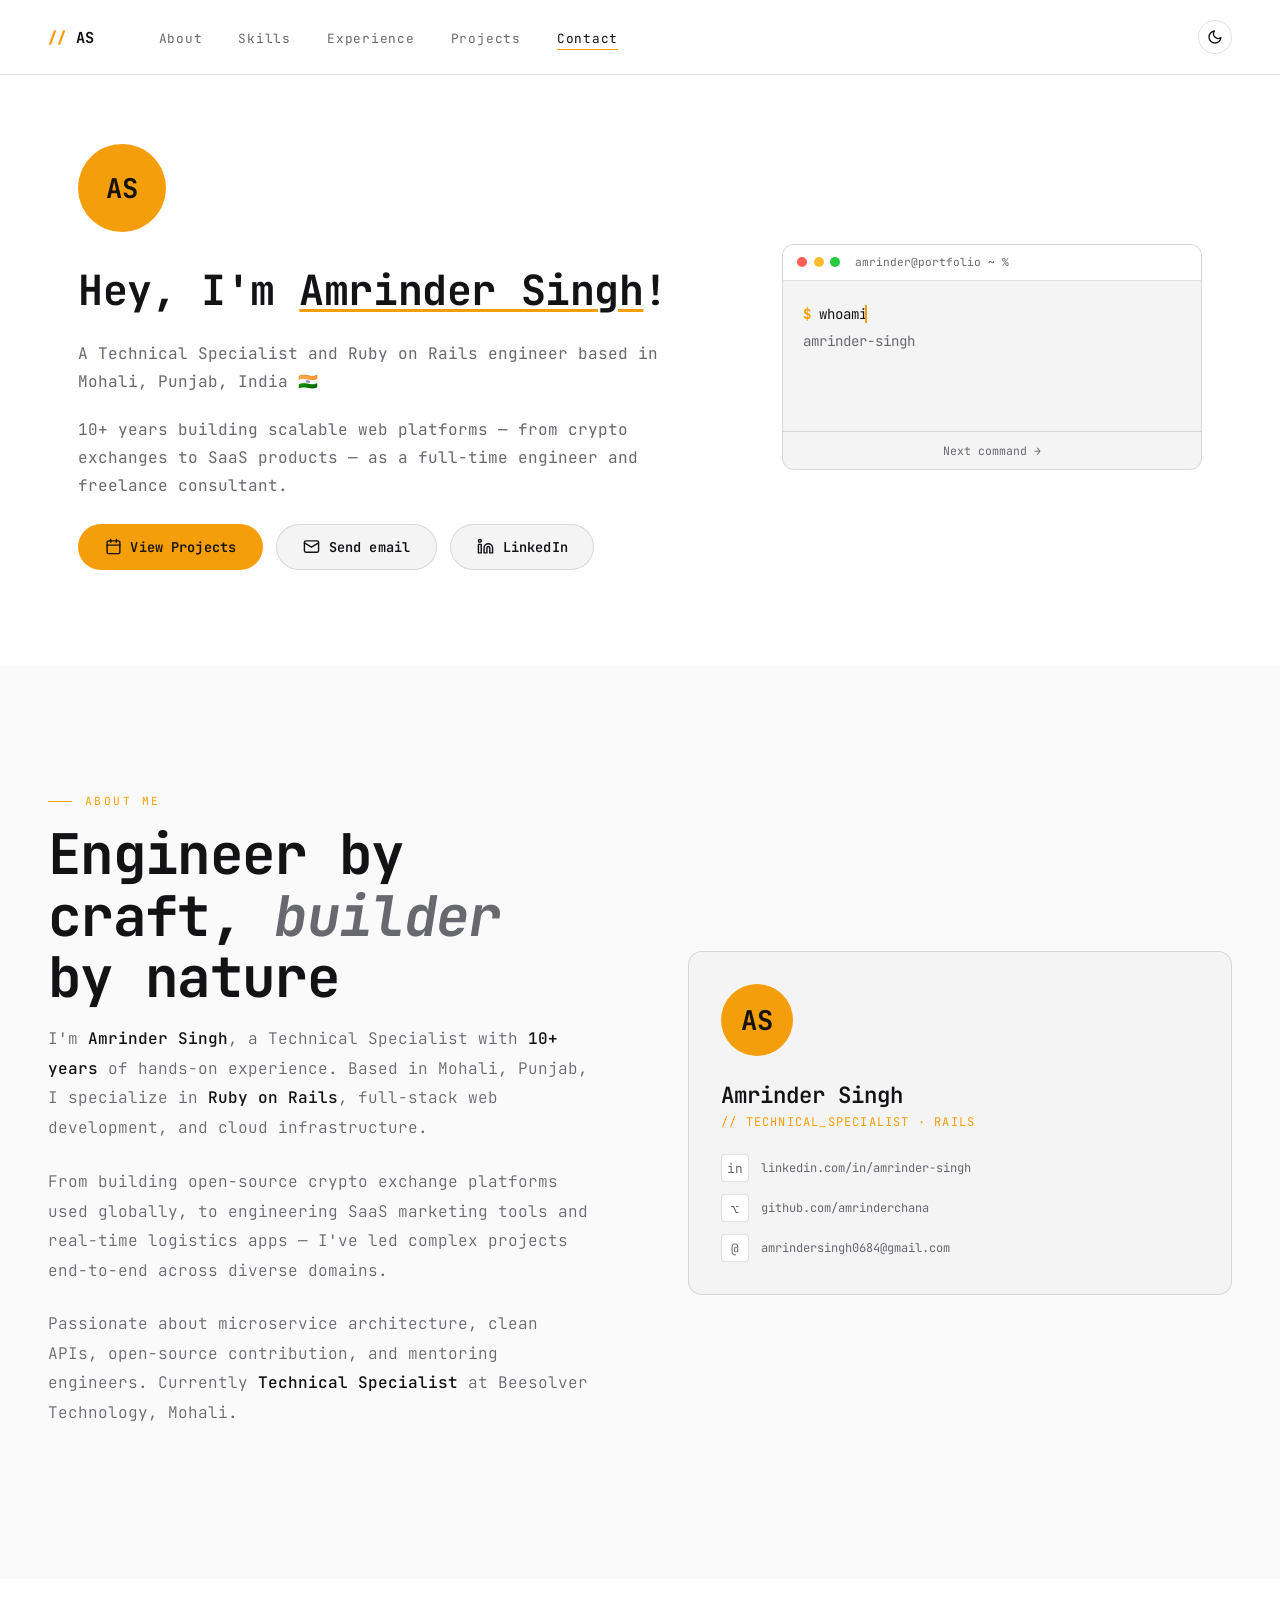
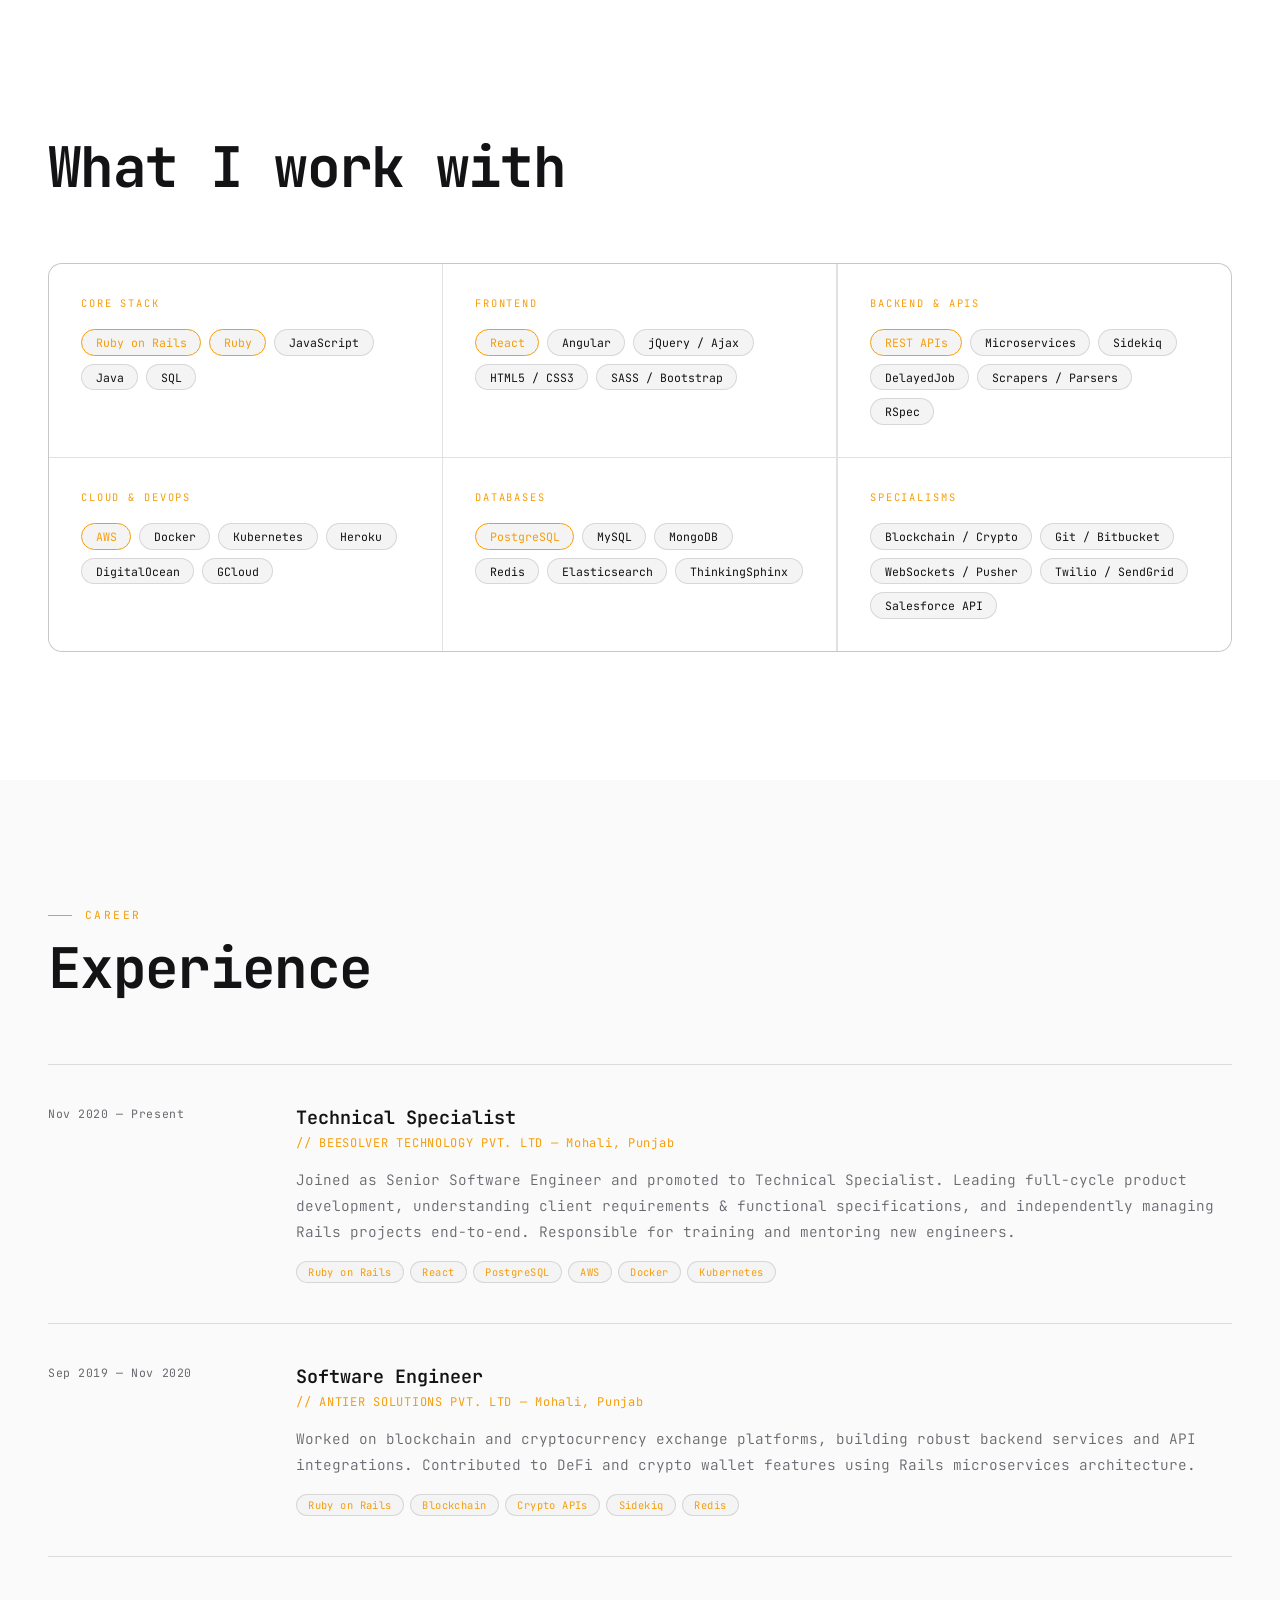
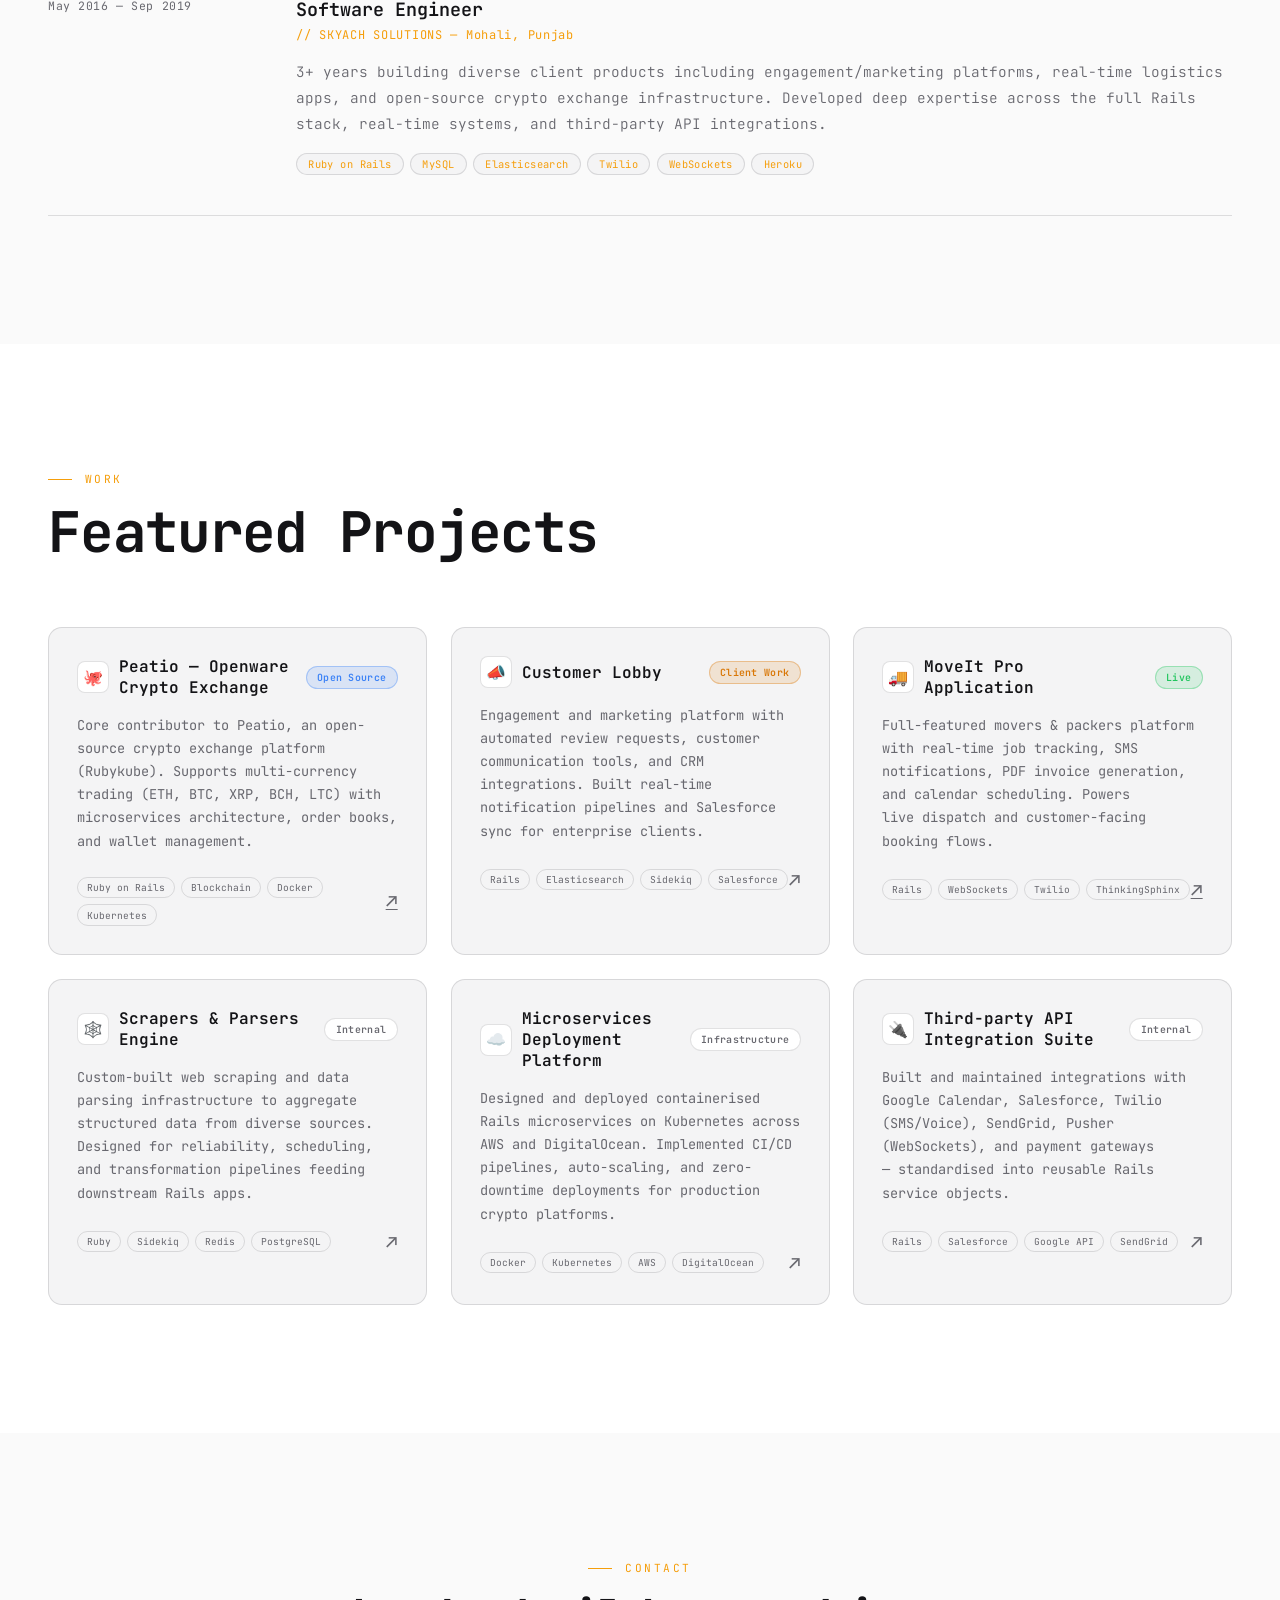
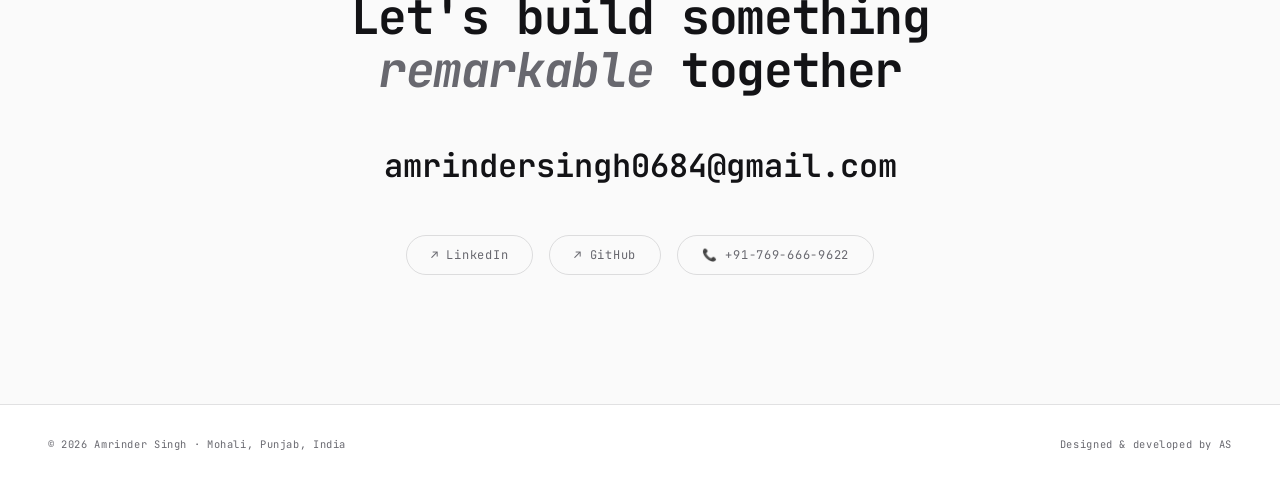
<file: index.html>
<!DOCTYPE html>
<html lang="en">
<head>
<meta charset="UTF-8" />
<meta name="viewport" content="width=device-width, initial-scale=1.0" />
<meta name="description" content="Amrinder Singh is a Technical Specialist and Ruby on Rails engineer from Mohali, specializing in scalable web platforms, cloud infrastructure, and full-stack development." />
<meta name="keywords" content="Ruby on Rails, Technical Specialist, full-stack developer, cloud infrastructure, SaaS, blockchain, crypto, web development, Mohali, India" />
<meta name="author" content="Amrinder Singh" />
<meta name="robots" content="index, follow" />
<link rel="canonical" href="https://amrinderchana.github.io/portfolio/" />
<meta property="og:title" content="Amrinder Singh — Technical Specialist (Ruby on Rails)" />
<meta property="og:description" content="A modern portfolio for Amrinder Singh, featuring scalable web platforms, Rails expertise, cloud infrastructure, and product-led engineering." />
<meta property="og:type" content="website" />
<meta property="og:url" content="https://amrinderchana.github.io/portfolio/" />
<meta property="og:image" content="https://amrinderchana.github.io/portfolio/og-image.png" />
<meta name="twitter:card" content="summary_large_image" />
<meta name="twitter:title" content="Amrinder Singh — Technical Specialist (Ruby on Rails)" />
<meta name="twitter:description" content="Technical Specialist & Ruby on Rails engineer focused on scalable applications, cloud-native infrastructure, and modern product dev." />
<meta name="twitter:image" content="https://amrinderchana.github.io/portfolio/favicon.jpg" />
<title>Amrinder Singh — Technical Specialist (Ruby on Rails)</title>
<script type="application/ld+json">
{
  "@context": "https://schema.org",
  "@type": "Person",
  "name": "Amrinder Singh",
  "jobTitle": "Technical Specialist",
  "worksFor": {
    "@type": "Organization",
    "name": "Beesolver Technology"
  },
  "address": {
    "@type": "PostalAddress",
    "addressLocality": "Mohali",
    "addressRegion": "Punjab",
    "addressCountry": "India"
  },
  "url": "https://amrinderchana.github.io/portfolio/",
  "sameAs": [
    "https://www.linkedin.com/in/amrinder-singh-a1b30616b",
    "https://github.com/amrinderchana"
  ],
  "knowsAbout": [
    "Ruby on Rails",
    "Full-Stack Development",
    "Cloud Infrastructure",
    "Blockchain",
    "Microservices"
  ]
}
</script>
<link rel="preconnect" href="https://fonts.googleapis.com" />
<link rel="preconnect" href="https://fonts.gstatic.com" crossorigin />
<link href="https://fonts.googleapis.com/css2?family=JetBrains+Mono:wght@300;400;500;600;700;800&display=swap" rel="stylesheet" />
<link rel="icon" href="favicon.jpg" type="image/jpeg" />
<script>
(function () {
  try {
    var saved = localStorage.getItem('theme');
    if (saved === 'light' || saved === 'dark') {
      document.documentElement.setAttribute('data-theme', saved);
    }
  } catch (e) {}
})();
</script>
<link rel="stylesheet" href="style.css?v=5" />
</head>
<body>

<!-- NAV -->
<nav>
  <div class="nav-logo"><span class="logo-slash">//</span> AS</div>
  <ul class="nav-links">
    <li><a href="#about">About</a></li>
    <li><a href="#skills">Skills</a></li>
    <li><a href="#experience">Experience</a></li>
    <li><a href="#projects">Projects</a></li>
    <li><a href="#contact">Contact</a></li>
  </ul>
  <div class="nav-right">
    <button type="button" class="theme-toggle" id="theme-toggle" aria-label="Toggle light and dark theme">
      <svg class="icon-sun" viewBox="0 0 24 24" fill="none" stroke="currentColor" stroke-width="2" stroke-linecap="round" stroke-linejoin="round"><circle cx="12" cy="12" r="4"/><path d="M12 2v2M12 20v2M4.93 4.93l1.41 1.41M17.66 17.66l1.41 1.41M2 12h2M20 12h2M6.34 17.66l-1.41 1.41M19.07 4.93l-1.41 1.41"/></svg>
      <svg class="icon-moon" viewBox="0 0 24 24" fill="none" stroke="currentColor" stroke-width="2" stroke-linecap="round" stroke-linejoin="round"><path d="M21 12.79A9 9 0 1 1 11.21 3 7 7 0 0 0 21 12.79Z"/></svg>
    </button>
  </div>
</nav>

<!-- HERO -->
<section id="hero">
  <div class="hero-content">
    <div class="hero-avatar reveal" aria-hidden="true">AS</div>
    <h1 class="hero-greeting reveal">Hey, I'm <span class="hero-name-underline">Amrinder Singh</span>!</h1>
    <p class="hero-sub reveal">A Technical Specialist and Ruby on Rails engineer based in Mohali, Punjab, India 🇮🇳</p>
    <p class="hero-sub reveal">8+ years building scalable web platforms — from crypto exchanges to SaaS products — as a full-time engineer and freelance consultant.</p>
    <div class="hero-btns reveal">
      <a href="#projects" class="btn-primary">
        <svg viewBox="0 0 24 24" fill="none" stroke="currentColor" stroke-width="2" stroke-linecap="round" stroke-linejoin="round"><rect x="3" y="4" width="18" height="18" rx="2"/><path d="M3 10h18M8 2v4M16 2v4"/></svg>
        View Projects
      </a>
      <a href="mailto:amrindersingh0684@gmail.com" class="btn-ghost">
        <svg viewBox="0 0 24 24" fill="none" stroke="currentColor" stroke-width="2" stroke-linecap="round" stroke-linejoin="round"><rect x="2" y="4" width="20" height="16" rx="2"/><path d="m22 7-10 6L2 7"/></svg>
        Send email
      </a>
      <a href="https://www.linkedin.com/in/amrinder-singh-a1b30616b" target="_blank" class="btn-ghost">
        <svg viewBox="0 0 24 24" fill="none" stroke="currentColor" stroke-width="2" stroke-linecap="round" stroke-linejoin="round"><path d="M16 8a6 6 0 0 1 6 6v7h-4v-7a2 2 0 0 0-2-2 2 2 0 0 0-2 2v7h-4v-7a6 6 0 0 1 6-6Z"/><rect x="2" y="9" width="4" height="12"/><circle cx="4" cy="4" r="2"/></svg>
        LinkedIn
      </a>
    </div>
  </div>

  <div class="hero-terminal reveal" aria-hidden="true">
    <div class="terminal-bar">
      <span class="dot dot-red"></span>
      <span class="dot dot-yellow"></span>
      <span class="dot dot-green"></span>
      <span class="terminal-title">amrinder@portfolio ~ %</span>
    </div>
    <div class="terminal-body">
      <div class="terminal-cmd active">
        <div class="line"><span class="prompt">$</span><span class="type" style="--chars:6">whoami</span></div>
        <div class="out">amrinder-singh</div>
      </div>
      <div class="terminal-cmd">
        <div class="line"><span class="prompt">$</span><span class="type" style="--chars:12">cat role.txt</span></div>
        <div class="out">Technical Specialist · Ruby on Rails</div>
      </div>
      <div class="terminal-cmd">
        <div class="line"><span class="prompt">$</span><span class="type" style="--chars:10">ls skills/</span></div>
        <div class="out">rails&nbsp;&nbsp;react&nbsp;&nbsp;postgres&nbsp;&nbsp;aws&nbsp;&nbsp;docker&nbsp;&nbsp;k8s</div>
      </div>
      <div class="terminal-cmd">
        <div class="line"><span class="prompt">$</span><span class="type" style="--chars:14">cat status.txt</span></div>
        <div class="out">open to freelance &amp; consulting work</div>
      </div>
    </div>
    <button type="button" class="terminal-next" id="terminal-next" tabindex="-1">Next command →</button>
  </div>
</section>

<!-- ABOUT -->
<section id="about">
  <div class="about-grid">
    <div class="about-text">
      <div class="section-tag reveal">About me</div>
      <h2 class="section-title reveal">Engineer by craft, <em style="font-style:italic;color:var(--muted)">builder</em> by nature</h2>
      <p class="reveal">I'm <strong>Amrinder Singh</strong>, a Technical Specialist with <strong>8+ years</strong> of hands-on experience. Based in Mohali, Punjab, I specialize in <strong>Ruby on Rails</strong>, full-stack web development, and cloud infrastructure.</p>
      <p class="reveal">From building open-source crypto exchange platforms used globally, to engineering SaaS marketing tools and real-time logistics apps — I've led complex projects end-to-end across diverse domains.</p>
      <p class="reveal">Passionate about microservice architecture, clean APIs, open-source contribution, and mentoring engineers. Currently <strong>Technical Specialist</strong> at Beesolver Technology, Mohali.</p>
    </div>
    <div class="about-visual">
      <div class="about-card reveal">
        <div class="about-card-inner">
          <div class="about-avatar">AS</div>
          <h3>Amrinder Singh</h3>
          <div class="role">// TECHNICAL_SPECIALIST · RAILS</div>
          <div class="about-links">
            <a href="https://www.linkedin.com/in/amrinder-singh-a1b30616b" target="_blank" class="about-link">
              <div class="about-link-icon">in</div>
              linkedin.com/in/amrinder-singh
            </a>
            <a href="https://github.com/amrinderchana" target="_blank" class="about-link">
              <div class="about-link-icon">⌥</div>
              github.com/amrinderchana
            </a>
            <a href="mailto:amrindersingh0684@gmail.com" class="about-link">
              <div class="about-link-icon">@</div>
              amrindersingh0684@gmail.com
            </a>
          </div>
        </div>
      </div>
    </div>
  </div>
</section>

<!-- SKILLS -->
<section id="skills">
  <div class="skills-wrap">
    <div class="section-tag reveal">Technical skills</div>
    <h2 class="section-title reveal">What I work with</h2>
    <div class="skills-grid">
      <div class="skill-group reveal">
        <div class="skill-group-label">Core Stack</div>
        <div class="skill-tags">
          <span class="skill-tag accent">Ruby on Rails</span>
          <span class="skill-tag accent">Ruby</span>
          <span class="skill-tag">JavaScript</span>
          <span class="skill-tag">Java</span>
          <span class="skill-tag">SQL</span>
        </div>
      </div>
      <div class="skill-group reveal">
        <div class="skill-group-label">Frontend</div>
        <div class="skill-tags">
          <span class="skill-tag accent">React</span>
          <span class="skill-tag">Angular</span>
          <span class="skill-tag">jQuery / Ajax</span>
          <span class="skill-tag">HTML5 / CSS3</span>
          <span class="skill-tag">SASS / Bootstrap</span>
        </div>
      </div>
      <div class="skill-group reveal">
        <div class="skill-group-label">Backend & APIs</div>
        <div class="skill-tags">
          <span class="skill-tag accent">REST APIs</span>
          <span class="skill-tag">Microservices</span>
          <span class="skill-tag">Sidekiq</span>
          <span class="skill-tag">DelayedJob</span>
          <span class="skill-tag">Scrapers / Parsers</span>
          <span class="skill-tag">RSpec</span>
        </div>
      </div>
      <div class="skill-group reveal">
        <div class="skill-group-label">Cloud & DevOps</div>
        <div class="skill-tags">
          <span class="skill-tag accent">AWS</span>
          <span class="skill-tag">Docker</span>
          <span class="skill-tag">Kubernetes</span>
          <span class="skill-tag">Heroku</span>
          <span class="skill-tag">DigitalOcean</span>
          <span class="skill-tag">GCloud</span>
        </div>
      </div>
      <div class="skill-group reveal">
        <div class="skill-group-label">Databases</div>
        <div class="skill-tags">
          <span class="skill-tag accent">PostgreSQL</span>
          <span class="skill-tag">MySQL</span>
          <span class="skill-tag">MongoDB</span>
          <span class="skill-tag">Redis</span>
          <span class="skill-tag">Elasticsearch</span>
          <span class="skill-tag">ThinkingSphinx</span>
        </div>
      </div>
      <div class="skill-group reveal">
        <div class="skill-group-label">Specialisms</div>
        <div class="skill-tags">
          <span class="skill-tag">Blockchain / Crypto</span>
          <span class="skill-tag">Git / Bitbucket</span>
          <span class="skill-tag">WebSockets / Pusher</span>
          <span class="skill-tag">Twilio / SendGrid</span>
          <span class="skill-tag">Salesforce API</span>
        </div>
      </div>
    </div>
  </div>
</section>

<!-- EXPERIENCE -->
<section id="experience">
  <div class="exp-wrap">
    <div class="section-tag reveal">Career</div>
    <h2 class="section-title reveal">Experience</h2>
    <div class="exp-list">
      <div class="exp-item reveal">
        <div class="exp-meta">
          <div class="exp-period">Nov 2020 — Present</div>
        </div>
        <div class="exp-body">
          <div class="exp-role">Technical Specialist</div>
          <div class="exp-company">// BEESOLVER TECHNOLOGY PVT. LTD — Mohali, Punjab</div>
          <p class="exp-desc">Joined as Senior Software Engineer and promoted to Technical Specialist. Leading full-cycle product development, understanding client requirements & functional specifications, and independently managing Rails projects end-to-end. Responsible for training and mentoring new engineers.</p>
          <div class="exp-techs">
            <span class="exp-tech">Ruby on Rails</span>
            <span class="exp-tech">React</span>
            <span class="exp-tech">PostgreSQL</span>
            <span class="exp-tech">AWS</span>
            <span class="exp-tech">Docker</span>
            <span class="exp-tech">Kubernetes</span>
          </div>
        </div>
      </div>
      <div class="exp-item reveal">
        <div class="exp-meta">
          <div class="exp-period">Sep 2019 — Nov 2020</div>
        </div>
        <div class="exp-body">
          <div class="exp-role">Software Engineer</div>
          <div class="exp-company">// ANTIER SOLUTIONS PVT. LTD — Mohali, Punjab</div>
          <p class="exp-desc">Worked on blockchain and cryptocurrency exchange platforms, building robust backend services and API integrations. Contributed to DeFi and crypto wallet features using Rails microservices architecture.</p>
          <div class="exp-techs">
            <span class="exp-tech">Ruby on Rails</span>
            <span class="exp-tech">Blockchain</span>
            <span class="exp-tech">Crypto APIs</span>
            <span class="exp-tech">Sidekiq</span>
            <span class="exp-tech">Redis</span>
          </div>
        </div>
      </div>
      <div class="exp-item reveal">
        <div class="exp-meta">
          <div class="exp-period">May 2016 — Sep 2019</div>
        </div>
        <div class="exp-body">
          <div class="exp-role">Software Engineer</div>
          <div class="exp-company">// SKYACH SOLUTIONS — Mohali, Punjab</div>
          <p class="exp-desc">3+ years building diverse client products including engagement/marketing platforms, real-time logistics apps, and open-source crypto exchange infrastructure. Developed deep expertise across the full Rails stack, real-time systems, and third-party API integrations.</p>
          <div class="exp-techs">
            <span class="exp-tech">Ruby on Rails</span>
            <span class="exp-tech">MySQL</span>
            <span class="exp-tech">Elasticsearch</span>
            <span class="exp-tech">Twilio</span>
            <span class="exp-tech">WebSockets</span>
            <span class="exp-tech">Heroku</span>
          </div>
        </div>
      </div>
    </div>
  </div>
</section>

<!-- PROJECTS -->
<section id="projects">
  <div class="projects-wrap">
    <div class="section-tag reveal">Work</div>
    <h2 class="section-title reveal">Featured Projects</h2>
    <div class="projects-grid">
      <div class="project-card reveal">
        <div class="project-head">
          <span class="project-icon">🐙</span>
          <span class="project-title">Peatio — Openware Crypto Exchange</span>
          <span class="status-pill status-blue">Open Source</span>
        </div>
        <p class="project-desc">Core contributor to Peatio, an open-source crypto exchange platform (Rubykube). Supports multi-currency trading (ETH, BTC, XRP, BCH, LTC) with microservices architecture, order books, and wallet management.</p>
        <div class="project-footer">
          <div class="project-tags">
            <span class="project-tag">Ruby on Rails</span>
            <span class="project-tag">Blockchain</span>
            <span class="project-tag">Docker</span>
            <span class="project-tag">Kubernetes</span>
          </div>
          <a href="https://github.com/openware/peatio" target="_blank" class="project-arrow">↗</a>
        </div>
      </div>
      <div class="project-card reveal">
        <div class="project-head">
          <span class="project-icon">📣</span>
          <span class="project-title">Customer Lobby</span>
          <span class="status-pill status-amber">Client Work</span>
        </div>
        <p class="project-desc">Engagement and marketing platform with automated review requests, customer communication tools, and CRM integrations. Built real-time notification pipelines and Salesforce sync for enterprise clients.</p>
        <div class="project-footer">
          <div class="project-tags">
            <span class="project-tag">Rails</span>
            <span class="project-tag">Elasticsearch</span>
            <span class="project-tag">Sidekiq</span>
            <span class="project-tag">Salesforce</span>
          </div>
          <span class="project-arrow">↗</span>
        </div>
      </div>
      <div class="project-card reveal">
        <div class="project-head">
          <span class="project-icon">🚚</span>
          <span class="project-title">MoveIt Pro Application</span>
          <span class="status-pill status-green">Live</span>
        </div>
        <p class="project-desc">Full-featured movers & packers platform with real-time job tracking, SMS notifications, PDF invoice generation, and calendar scheduling. Powers live dispatch and customer-facing booking flows.</p>
        <div class="project-footer">
          <div class="project-tags">
            <span class="project-tag">Rails</span>
            <span class="project-tag">WebSockets</span>
            <span class="project-tag">Twilio</span>
            <span class="project-tag">ThinkingSphinx</span>
          </div>
          <a href="http://jjmetro.moveitpro.com/" target="_blank" class="project-arrow">↗</a>
        </div>
      </div>
      <div class="project-card reveal">
        <div class="project-head">
          <span class="project-icon">🕸️</span>
          <span class="project-title">Scrapers & Parsers Engine</span>
          <span class="status-pill status-gray">Internal</span>
        </div>
        <p class="project-desc">Custom-built web scraping and data parsing infrastructure to aggregate structured data from diverse sources. Designed for reliability, scheduling, and transformation pipelines feeding downstream Rails apps.</p>
        <div class="project-footer">
          <div class="project-tags">
            <span class="project-tag">Ruby</span>
            <span class="project-tag">Sidekiq</span>
            <span class="project-tag">Redis</span>
            <span class="project-tag">PostgreSQL</span>
          </div>
          <span class="project-arrow">↗</span>
        </div>
      </div>
      <div class="project-card reveal">
        <div class="project-head">
          <span class="project-icon">☁️</span>
          <span class="project-title">Microservices Deployment Platform</span>
          <span class="status-pill status-gray">Infrastructure</span>
        </div>
        <p class="project-desc">Designed and deployed containerised Rails microservices on Kubernetes across AWS and DigitalOcean. Implemented CI/CD pipelines, auto-scaling, and zero-downtime deployments for production crypto platforms.</p>
        <div class="project-footer">
          <div class="project-tags">
            <span class="project-tag">Docker</span>
            <span class="project-tag">Kubernetes</span>
            <span class="project-tag">AWS</span>
            <span class="project-tag">DigitalOcean</span>
          </div>
          <span class="project-arrow">↗</span>
        </div>
      </div>
      <div class="project-card reveal">
        <div class="project-head">
          <span class="project-icon">🔌</span>
          <span class="project-title">Third-party API Integration Suite</span>
          <span class="status-pill status-gray">Internal</span>
        </div>
        <p class="project-desc">Built and maintained integrations with Google Calendar, Salesforce, Twilio (SMS/Voice), SendGrid, Pusher (WebSockets), and payment gateways — standardised into reusable Rails service objects.</p>
        <div class="project-footer">
          <div class="project-tags">
            <span class="project-tag">Rails</span>
            <span class="project-tag">Salesforce</span>
            <span class="project-tag">Google API</span>
            <span class="project-tag">SendGrid</span>
          </div>
          <span class="project-arrow">↗</span>
        </div>
      </div>
    </div>
  </div>
</section>

<!-- CONTACT -->
<section id="contact">
  <div class="contact-wrap">
    <div class="section-tag reveal" style="justify-content:center">Contact</div>
    <h2 class="section-title reveal" style="font-size:clamp(2rem,5vw,3rem)">Let's build something<br><em style="font-style:italic;color:var(--muted)">remarkable</em> together</h2>
    <a href="mailto:amrindersingh0684@gmail.com" class="contact-email reveal">amrindersingh0684@gmail.com</a>
    <div class="contact-socials reveal">
      <a href="https://www.linkedin.com/in/amrinder-singh-a1b30616b" target="_blank" class="social-btn">↗ LinkedIn</a>
      <a href="https://github.com/amrinderchana" target="_blank" class="social-btn">↗ GitHub</a>
      <a href="tel:+917696669622" class="social-btn">📞 +91-769-666-9622</a>
    </div>
  </div>
</section>

<footer>
  <p>© 2026 Amrinder Singh · Mohali, Punjab, India</p>
  <p>Designed & developed by AS</p>
</footer>

<script src="main.js?v=5"></script>
</body>
</html>
</file>
<file: style.css>
/* ─── THEME TOKENS ──────────────────────────────────────────────────────── */
:root {
  --bg: #ffffff;
  --bg-2: #fafafa;
  --surface: #f4f4f5;
  --border: rgba(15, 15, 20, 0.12);
  --border-strong: rgba(15, 15, 20, 0.22);
  --text: #131316;
  --muted: #68686f;
  --accent: #f59e0b;
  --accent-contrast: #16130a;

  --font-display: 'JetBrains Mono', monospace;
  --font-mono: 'JetBrains Mono', monospace;

  --ease: cubic-bezier(0.16, 1, 0.3, 1);
  --dur-fast: 0.18s;
  --dur: 0.4s;
  --dur-slow: 0.7s;

  color-scheme: light;
}

@media (prefers-color-scheme: dark) {
  :root:not([data-theme="light"]) {
    --bg: #0a0b0f;
    --bg-2: #0e0f14;
    --surface: #15161c;
    --border: rgba(255, 255, 255, 0.11);
    --border-strong: rgba(255, 255, 255, 0.2);
    --text: #f2f2f4;
    --muted: #8b8b92;
    --accent: #fbbf24;
    --accent-contrast: #16130a;
    color-scheme: dark;
  }
}

:root[data-theme="dark"] {
  --bg: #0a0b0f;
  --bg-2: #0e0f14;
  --surface: #15161c;
  --border: rgba(255, 255, 255, 0.11);
  --border-strong: rgba(255, 255, 255, 0.2);
  --text: #f2f2f4;
  --muted: #8b8b92;
  --accent: #fbbf24;
  --accent-contrast: #16130a;
  color-scheme: dark;
}

:root[data-theme="light"] {
  --bg: #ffffff;
  --bg-2: #fafafa;
  --surface: #f4f4f5;
  --border: rgba(15, 15, 20, 0.12);
  --border-strong: rgba(15, 15, 20, 0.22);
  --text: #131316;
  --muted: #68686f;
  --accent: #f59e0b;
  --accent-contrast: #16130a;
  color-scheme: light;
}

*, *::before, *::after { margin: 0; padding: 0; box-sizing: border-box; }

html { scroll-behavior: smooth; }

body {
  background: var(--bg);
  color: var(--text);
  font-family: var(--font-display);
  overflow-x: hidden;
  transition: background-color var(--dur) var(--ease), color var(--dur) var(--ease);
}

a { color: inherit; }

::selection { background: var(--accent); color: var(--accent-contrast); }

/* ─── NAV ────────────────────────────────────────────────────────────────── */
nav {
  position: fixed;
  top: 0; left: 0; right: 0;
  z-index: 100;
  display: flex;
  justify-content: space-between;
  align-items: center;
  gap: 1.5rem;
  padding: 1.25rem 3rem;
  background: color-mix(in oklab, var(--bg) 82%, transparent);
  backdrop-filter: blur(10px);
  border-bottom: 1px solid var(--border);
  transition: background-color var(--dur) var(--ease), border-color var(--dur) var(--ease);
}
.nav-logo {
  font-family: var(--font-mono);
  font-size: 0.95rem;
  font-weight: 700;
  color: var(--text);
  letter-spacing: 0.02em;
}
.logo-slash { color: var(--accent); font-weight: 800; }
.nav-links {
  display: flex;
  gap: 2.25rem;
  list-style: none;
  margin-right: auto;
  margin-left: 2.5rem;
}
.nav-links a {
  position: relative;
  font-size: 0.8rem;
  font-family: var(--font-mono);
  color: var(--muted);
  text-decoration: none;
  letter-spacing: 0.06em;
  padding-bottom: 0.2rem;
  transition: color var(--dur-fast) var(--ease);
}
.nav-links a::after {
  content: '';
  position: absolute;
  left: 0; bottom: 0;
  width: 100%; height: 1px;
  background: var(--accent);
  transform: scaleX(0);
  transform-origin: left;
  transition: transform var(--dur) var(--ease);
}
.nav-links a:hover { color: var(--text); }
.nav-links a:hover::after,
.nav-links a.active::after { transform: scaleX(1); }
.nav-links a.active { color: var(--text); }

.nav-right { display: flex; align-items: center; gap: 1rem; }

.theme-toggle {
  display: flex;
  align-items: center;
  justify-content: center;
  width: 34px; height: 34px;
  border: 1px solid var(--border);
  border-radius: 50%;
  background: transparent;
  color: var(--text);
  cursor: pointer;
  transition: border-color var(--dur-fast) var(--ease), transform var(--dur-fast) var(--ease);
}
.theme-toggle:hover { border-color: var(--accent); transform: translateY(-1px); }
.theme-toggle:active { transform: translateY(0) scale(0.94); }
.theme-toggle svg { width: 16px; height: 16px; display: block; }
.theme-toggle .icon-sun { display: none; }
:root[data-theme="dark"] .theme-toggle .icon-moon { display: none; }
:root[data-theme="dark"] .theme-toggle .icon-sun { display: block; }
@media (prefers-color-scheme: dark) {
  :root:not([data-theme="light"]) .theme-toggle .icon-moon { display: none; }
  :root:not([data-theme="light"]) .theme-toggle .icon-sun { display: block; }
}

/* ─── HERO ───────────────────────────────────────────────────────────────── */
#hero {
  position: relative;
  padding: 9rem 3rem 6rem;
  display: flex;
  align-items: center;
  justify-content: center;
  gap: 4rem;
  flex-wrap: wrap;
}
.hero-content {
  position: relative;
  width: 100%;
  max-width: 640px;
}
.hero-avatar {
  width: 88px;
  height: 88px;
  border-radius: 50%;
  background: var(--accent);
  color: var(--accent-contrast);
  display: flex;
  align-items: center;
  justify-content: center;
  font-size: 1.7rem;
  font-weight: 700;
  margin-bottom: 2rem;
}
.hero-greeting {
  font-size: clamp(1.9rem, 4.2vw, 2.6rem);
  font-weight: 700;
  line-height: 1.25;
  letter-spacing: -0.01em;
  margin-bottom: 1.5rem;
}
.hero-name-underline {
  text-decoration: underline;
  text-decoration-color: var(--accent);
  text-decoration-thickness: 3px;
  text-underline-offset: 4px;
}
.hero-sub {
  font-size: 1rem;
  color: var(--muted);
  font-weight: 400;
  line-height: 1.75;
  margin-bottom: 1.25rem;
  text-wrap: pretty;
}
.hero-btns { display: flex; flex-wrap: wrap; gap: 0.85rem; margin-top: 1.5rem; }
.btn-primary,
.btn-ghost {
  display: inline-flex;
  align-items: center;
  gap: 0.55rem;
  padding: 0.8rem 1.6rem;
  font-family: var(--font-mono);
  font-size: 0.85rem;
  font-weight: 600;
  text-decoration: none;
  border-radius: 999px;
  letter-spacing: 0.01em;
  border: 1px solid transparent;
  transition: transform var(--dur-fast) var(--ease), opacity var(--dur-fast) var(--ease), border-color var(--dur-fast) var(--ease);
}
.btn-primary svg,
.btn-ghost svg { width: 17px; height: 17px; flex-shrink: 0; }
.btn-primary {
  background: var(--accent);
  color: var(--accent-contrast);
}
.btn-primary:hover { transform: translateY(-2px); opacity: 0.92; }
.btn-primary:active { transform: translateY(0); }
.btn-ghost {
  background: var(--surface);
  color: var(--text);
  border-color: var(--border);
}
.btn-ghost:hover { border-color: var(--accent); transform: translateY(-2px); }
.btn-ghost:active { transform: translateY(0); }

/* ─── HERO TERMINAL (interactive, CSS-driven typewriter) ───────────────────── */
.hero-terminal {
  width: 420px;
  max-width: 100%;
  flex-shrink: 0;
  background: var(--surface);
  border: 1px solid var(--border);
  border-radius: 12px;
  overflow: hidden;
}
.terminal-bar {
  display: flex;
  align-items: center;
  gap: 0.4rem;
  padding: 0.65rem 0.9rem;
  background: var(--bg);
  border-bottom: 1px solid var(--border);
}
.dot { width: 10px; height: 10px; border-radius: 50%; }
.dot-red { background: #ff5f56; }
.dot-yellow { background: #ffbd2e; }
.dot-green { background: #27c93f; }
.terminal-title {
  margin-left: 0.5rem;
  font-family: var(--font-mono);
  font-size: 0.7rem;
  color: var(--muted);
}
.terminal-body {
  padding: 1.5rem 1.25rem;
  min-height: 150px;
  font-family: var(--font-mono);
  font-size: 0.88rem;
}
.terminal-cmd { display: none; }
.terminal-cmd.active { display: block; }
.terminal-cmd .line {
  color: var(--text);
  margin-bottom: 0.6rem;
  white-space: nowrap;
}
.terminal-cmd .prompt {
  color: var(--accent);
  font-weight: 700;
  margin-right: 0.5rem;
}
.terminal-cmd .type {
  display: inline-block;
  overflow: hidden;
  white-space: nowrap;
  vertical-align: bottom;
  width: 0;
  border-right: 2px solid var(--accent);
  animation: hero-typing 0.7s steps(var(--chars)) forwards, hero-caret 0.8s step-end infinite;
}
.terminal-cmd .out {
  color: var(--muted);
  opacity: 0;
  animation: hero-fade-in 0.4s ease forwards;
  animation-delay: 0.65s;
}
@keyframes hero-typing { to { width: calc(var(--chars) * 1ch); } }
@keyframes hero-caret { 50% { border-color: transparent; } }
@keyframes hero-fade-in { to { opacity: 1; } }
.terminal-next {
  display: flex;
  align-items: center;
  justify-content: center;
  gap: 0.4rem;
  width: 100%;
  padding: 0.7rem 1.1rem;
  background: transparent;
  border: none;
  border-top: 1px solid var(--border);
  color: var(--muted);
  font-family: var(--font-mono);
  font-size: 0.72rem;
  cursor: pointer;
  transition: color var(--dur-fast) var(--ease), background-color var(--dur-fast) var(--ease);
}
.terminal-next:hover { color: var(--accent); background: var(--bg); }
.terminal-next:active { transform: translateY(1px); }

@media (max-width: 980px) {
  .hero-terminal { display: none; }
}

/* ─── SECTION COMMONS ────────────────────────────────────────────────────── */
section { padding: 8rem 3rem; }
.section-tag {
  font-family: var(--font-mono);
  font-size: 0.7rem;
  color: var(--accent);
  letter-spacing: 0.22em;
  text-transform: uppercase;
  margin-bottom: 1rem;
  display: flex;
  align-items: center;
  gap: 0.8rem;
}
.section-tag::before {
  content: '';
  display: block;
  width: 24px;
  height: 1px;
  background: var(--accent);
}
.section-title {
  font-size: clamp(2rem, 5vw, 3.5rem);
  font-weight: 700;
  letter-spacing: -0.03em;
  line-height: 1.1;
  margin-bottom: 1rem;
}

/* ─── ABOUT ──────────────────────────────────────────────────────────────── */
#about { background: var(--bg-2); transition: background-color var(--dur) var(--ease); }
.about-grid {
  display: grid;
  grid-template-columns: 1fr 1fr;
  gap: 6rem;
  align-items: center;
  max-width: 1200px;
  margin: 0 auto;
}
.about-text p {
  color: var(--muted);
  line-height: 1.85;
  font-size: 1rem;
  margin-bottom: 1.5rem;
  font-weight: 300;
  text-wrap: pretty;
}
.about-text p strong { color: var(--text); font-weight: 500; }
.about-visual { position: relative; }
.about-card {
  background: var(--surface);
  border: 1px solid var(--border);
  border-radius: 14px;
  padding: 2rem;
  transition: border-color var(--dur) var(--ease), background-color var(--dur) var(--ease);
}
.about-avatar {
  width: 72px; height: 72px;
  border-radius: 50%;
  background: var(--accent);
  display: flex;
  align-items: center;
  justify-content: center;
  font-size: 1.7rem;
  font-weight: 700;
  color: var(--accent-contrast);
  margin-bottom: 1.5rem;
}
.about-card h3 { font-size: 1.4rem; font-weight: 600; margin-bottom: 0.25rem; }
.about-card .role {
  font-family: var(--font-mono);
  font-size: 0.75rem;
  color: var(--accent);
  letter-spacing: 0.1em;
  margin-bottom: 1.5rem;
}
.about-links { display: flex; flex-direction: column; gap: 0.75rem; }
.about-link {
  display: flex;
  align-items: center;
  gap: 0.75rem;
  font-family: var(--font-mono);
  font-size: 0.75rem;
  color: var(--muted);
  text-decoration: none;
  transition: color var(--dur-fast) var(--ease);
}
.about-link:hover { color: var(--text); }
.about-link-icon {
  width: 28px; height: 28px;
  border-radius: 4px;
  background: var(--bg);
  border: 1px solid var(--border);
  display: flex;
  align-items: center;
  justify-content: center;
  font-size: 0.8rem;
}

/* ─── SKILLS ─────────────────────────────────────────────────────────────── */
.skills-wrap { max-width: 1200px; margin: 0 auto; }
.skills-grid {
  display: grid;
  grid-template-columns: repeat(auto-fill, minmax(300px, 1fr));
  gap: 1px;
  background: var(--border);
  border: 1px solid var(--border);
  border-radius: 14px;
  overflow: hidden;
  margin-top: 4rem;
}
.skill-group {
  background: var(--bg);
  padding: 2rem;
  transition: background-color var(--dur-fast) var(--ease);
}
.skill-group:hover { background: var(--surface); }
.skill-group-label {
  font-family: var(--font-mono);
  font-size: 0.65rem;
  color: var(--accent);
  letter-spacing: 0.18em;
  text-transform: uppercase;
  margin-bottom: 1.2rem;
}
.skill-tags { display: flex; flex-wrap: wrap; gap: 0.5rem; }
.skill-tag {
  font-family: var(--font-mono);
  font-size: 0.72rem;
  padding: 0.3rem 0.85rem;
  background: var(--surface);
  border: 1px solid var(--border);
  border-radius: 999px;
  color: var(--text);
  transition: border-color var(--dur-fast) var(--ease);
}
.skill-group:hover .skill-tag { border-color: var(--border-strong); }
.skill-tag.accent { border-color: var(--accent); color: var(--accent); }

/* ─── EXPERIENCE ─────────────────────────────────────────────────────────── */
#experience { background: var(--bg-2); transition: background-color var(--dur) var(--ease); }
.exp-wrap { max-width: 1200px; margin: 0 auto; }
.exp-list { margin-top: 4rem; }
.exp-item {
  display: grid;
  grid-template-columns: 200px 1fr;
  gap: 3rem;
  padding: 2.5rem 0;
  border-top: 1px solid var(--border);
}
.exp-item:last-child { border-bottom: 1px solid var(--border); }
.exp-period {
  font-family: var(--font-mono);
  font-size: 0.72rem;
  color: var(--muted);
  letter-spacing: 0.05em;
  line-height: 1.6;
}
.exp-role { font-size: 1.15rem; font-weight: 600; margin-bottom: 0.3rem; }
.exp-company {
  font-family: var(--font-mono);
  font-size: 0.75rem;
  color: var(--accent);
  letter-spacing: 0.06em;
  margin-bottom: 1rem;
}
.exp-desc {
  color: var(--muted);
  font-size: 0.9rem;
  line-height: 1.8;
  font-weight: 300;
  text-wrap: pretty;
  margin-bottom: 1rem;
}
.exp-techs { display: flex; flex-wrap: wrap; gap: 0.4rem; }
.exp-tech {
  font-family: var(--font-mono);
  font-size: 0.65rem;
  padding: 0.2rem 0.7rem;
  background: var(--surface);
  border: 1px solid var(--border);
  color: var(--accent);
  border-radius: 999px;
  letter-spacing: 0.04em;
}

/* ─── PROJECTS ───────────────────────────────────────────────────────────── */
.projects-wrap { max-width: 1200px; margin: 0 auto; }
.projects-grid {
  display: grid;
  grid-template-columns: repeat(auto-fill, minmax(340px, 1fr));
  gap: 1.5rem;
  margin-top: 4rem;
}
.project-card {
  background: var(--surface);
  border: 1px solid var(--border);
  border-radius: 14px;
  padding: 1.75rem;
  text-decoration: none;
  color: inherit;
  display: block;
  transition: transform var(--dur-fast) var(--ease), border-color var(--dur-fast) var(--ease);
  will-change: transform;
}
.project-card:hover { transform: translateY(-4px); border-color: var(--accent); }
.project-head {
  display: flex;
  align-items: center;
  gap: 0.65rem;
  margin-bottom: 1rem;
}
.project-icon {
  display: flex;
  align-items: center;
  justify-content: center;
  width: 32px; height: 32px;
  flex-shrink: 0;
  background: var(--bg);
  border: 1px solid var(--border);
  border-radius: 8px;
  font-size: 1rem;
}
.project-title { font-size: 1rem; font-weight: 600; flex: 1; transition: color var(--dur-fast) var(--ease); }
.project-card:hover .project-title { color: var(--accent); }
.project-desc {
  font-size: 0.85rem;
  color: var(--muted);
  line-height: 1.7;
  font-weight: 400;
  margin-bottom: 1.5rem;
  text-wrap: pretty;
}
.project-footer { display: flex; justify-content: space-between; align-items: center; }
.project-tags { display: flex; gap: 0.4rem; flex-wrap: wrap; }
.project-tag {
  font-family: var(--font-mono);
  font-size: 0.6rem;
  color: var(--muted);
  padding: 0.2rem 0.55rem;
  border: 1px solid var(--border);
  border-radius: 999px;
}
.project-arrow {
  color: var(--muted);
  font-size: 1.2rem;
  transition: color var(--dur-fast) var(--ease), transform var(--dur-fast) var(--ease);
}
.project-card:hover .project-arrow { color: var(--accent); transform: translate(3px, -3px); }

/* Status pills (translucent color-wash badges) */
.status-pill {
  font-family: var(--font-mono);
  font-size: 0.62rem;
  font-weight: 600;
  padding: 0.25rem 0.65rem;
  border-radius: 999px;
  white-space: nowrap;
  letter-spacing: 0.03em;
  border: 1px solid;
}
.status-blue   { color: #3b82f6; background: color-mix(in oklab, #3b82f6 14%, transparent); border-color: color-mix(in oklab, #3b82f6 35%, transparent); }
.status-green  { color: #22c55e; background: color-mix(in oklab, #22c55e 14%, transparent); border-color: color-mix(in oklab, #22c55e 35%, transparent); }
.status-amber  { color: #d97706; background: color-mix(in oklab, #d97706 14%, transparent); border-color: color-mix(in oklab, #d97706 35%, transparent); }
.status-gray   { color: var(--muted); background: var(--bg); border-color: var(--border); }

/* ─── CONTACT ────────────────────────────────────────────────────────────── */
#contact { background: var(--bg-2); text-align: center; transition: background-color var(--dur) var(--ease); }
.contact-wrap { max-width: 640px; margin: 0 auto; }
.contact-email {
  display: inline-block;
  font-size: clamp(1.3rem, 3vw, 2rem);
  font-weight: 600;
  color: var(--text);
  text-decoration: none;
  position: relative;
  margin: 2rem 0 3rem;
  transition: color var(--dur-fast) var(--ease);
}
.contact-email::after {
  content: '';
  position: absolute;
  bottom: -4px;
  left: 0; right: 0;
  height: 1px;
  background: var(--accent);
  transform: scaleX(0);
  transform-origin: left;
  transition: transform var(--dur) var(--ease);
}
.contact-email:hover { color: var(--accent); }
.contact-email:hover::after { transform: scaleX(1); }
.contact-socials { display: flex; gap: 1rem; justify-content: center; flex-wrap: wrap; }
.social-btn {
  display: flex;
  align-items: center;
  gap: 0.5rem;
  padding: 0.7rem 1.5rem;
  border: 1px solid var(--border);
  border-radius: 999px;
  font-family: var(--font-mono);
  font-size: 0.75rem;
  color: var(--muted);
  text-decoration: none;
  transition: border-color var(--dur-fast) var(--ease), color var(--dur-fast) var(--ease), transform var(--dur-fast) var(--ease);
  letter-spacing: 0.06em;
}
.social-btn:hover { border-color: var(--accent); color: var(--accent); transform: translateY(-2px); }

/* ─── FOOTER ─────────────────────────────────────────────────────────────── */
footer {
  padding: 2rem 3rem;
  border-top: 1px solid var(--border);
  display: flex;
  justify-content: space-between;
  align-items: center;
}
footer p {
  font-family: var(--font-mono);
  font-size: 0.65rem;
  color: var(--muted);
  letter-spacing: 0.06em;
}

/* ─── REVEAL ANIMATIONS (compositor-only: transform + opacity) ─────────────── */
.reveal {
  opacity: 0;
  transform: translateY(24px);
  transition: opacity var(--dur-slow) var(--ease), transform var(--dur-slow) var(--ease);
  will-change: opacity, transform;
}
.reveal.is-visible {
  opacity: 1;
  transform: translateY(0);
}

@media (prefers-reduced-motion: reduce) {
  html { scroll-behavior: auto; }
  .reveal { opacity: 1; transform: none; transition: none; }
  * { animation-duration: 0.001ms !important; transition-duration: 0.001ms !important; }
}

@media (max-width: 768px) {
  nav { padding: 1rem 1.5rem; }
  .nav-links { display: none; }
  section { padding: 5rem 1.5rem; }
  #hero { padding: 6.5rem 1.5rem 4rem; }
  .hero-btns { flex-direction: column; align-items: stretch; gap: 0.75rem; }
  .btn-primary, .btn-ghost { width: 100%; justify-content: center; }
  .about-grid { grid-template-columns: 1fr; gap: 3rem; }
  .exp-item { grid-template-columns: 1fr; gap: 0.5rem; }
  footer { flex-direction: column; gap: 0.5rem; }
}
</file>
